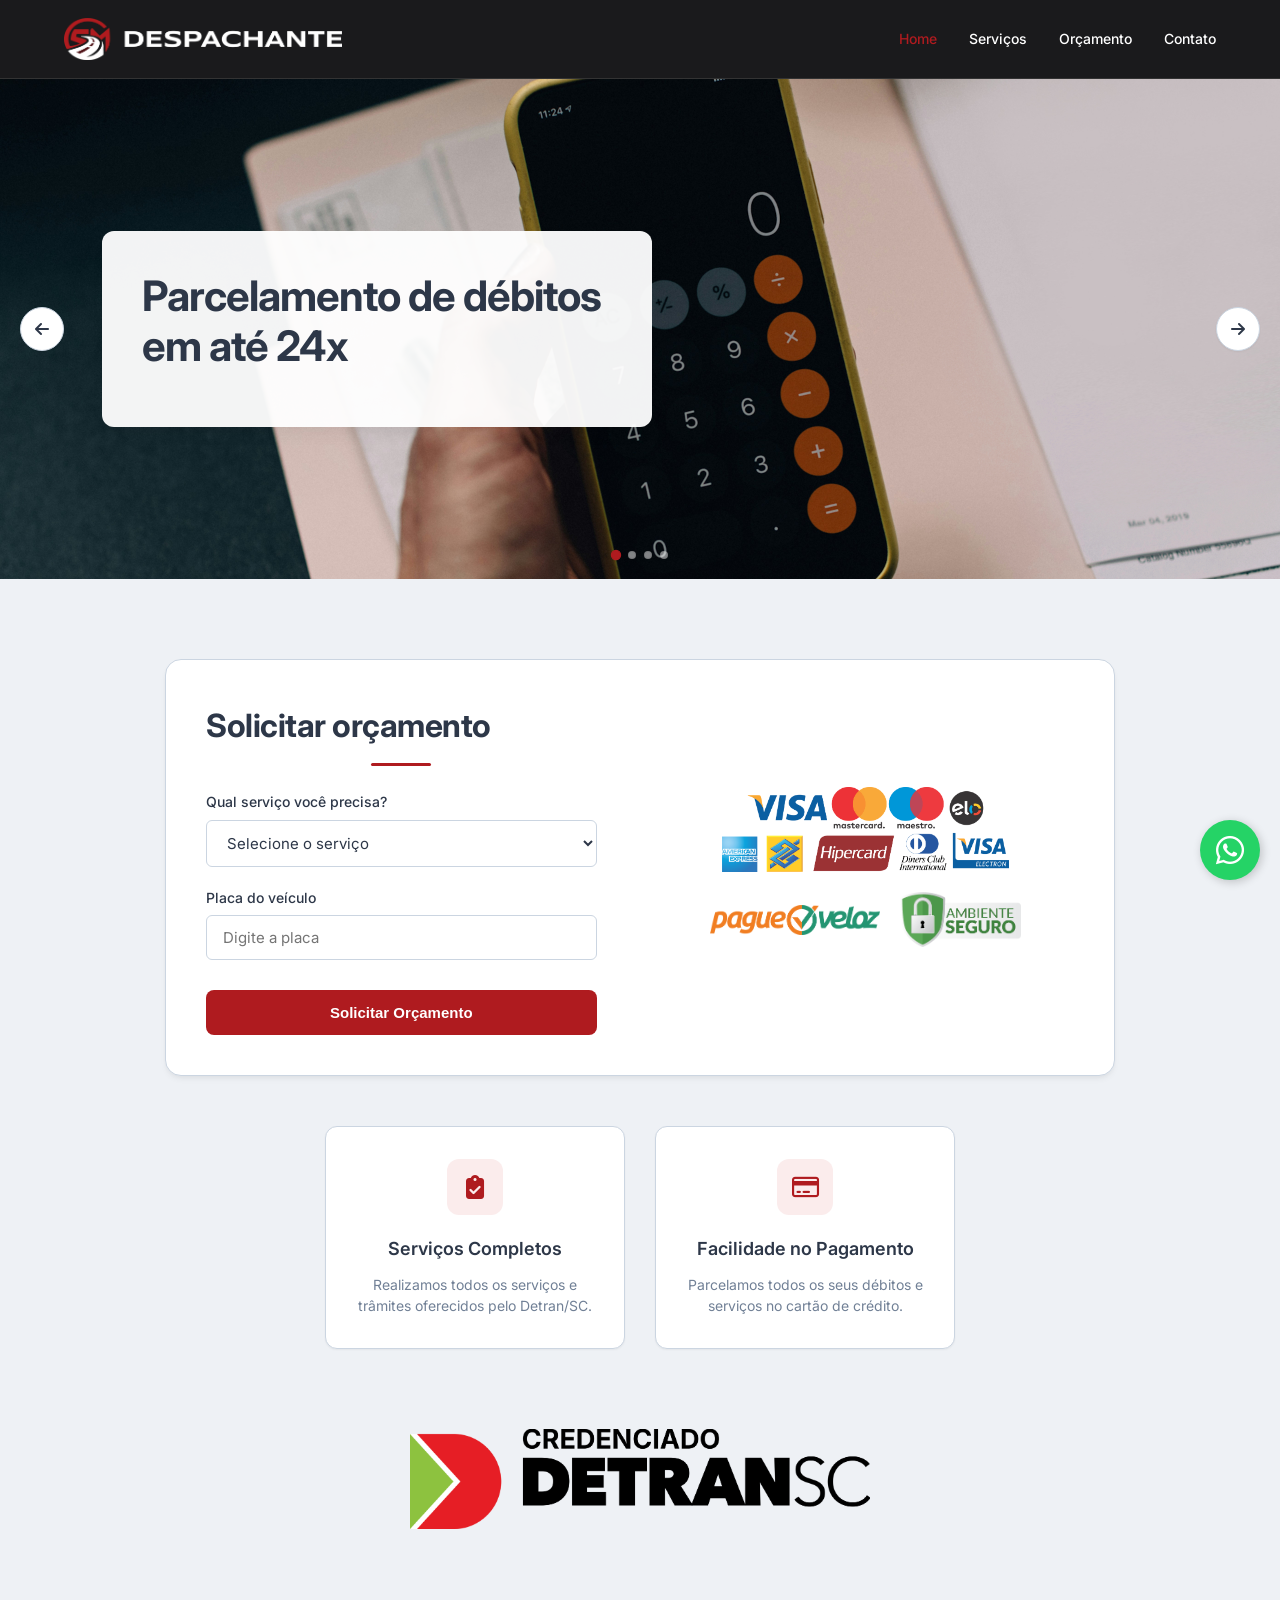
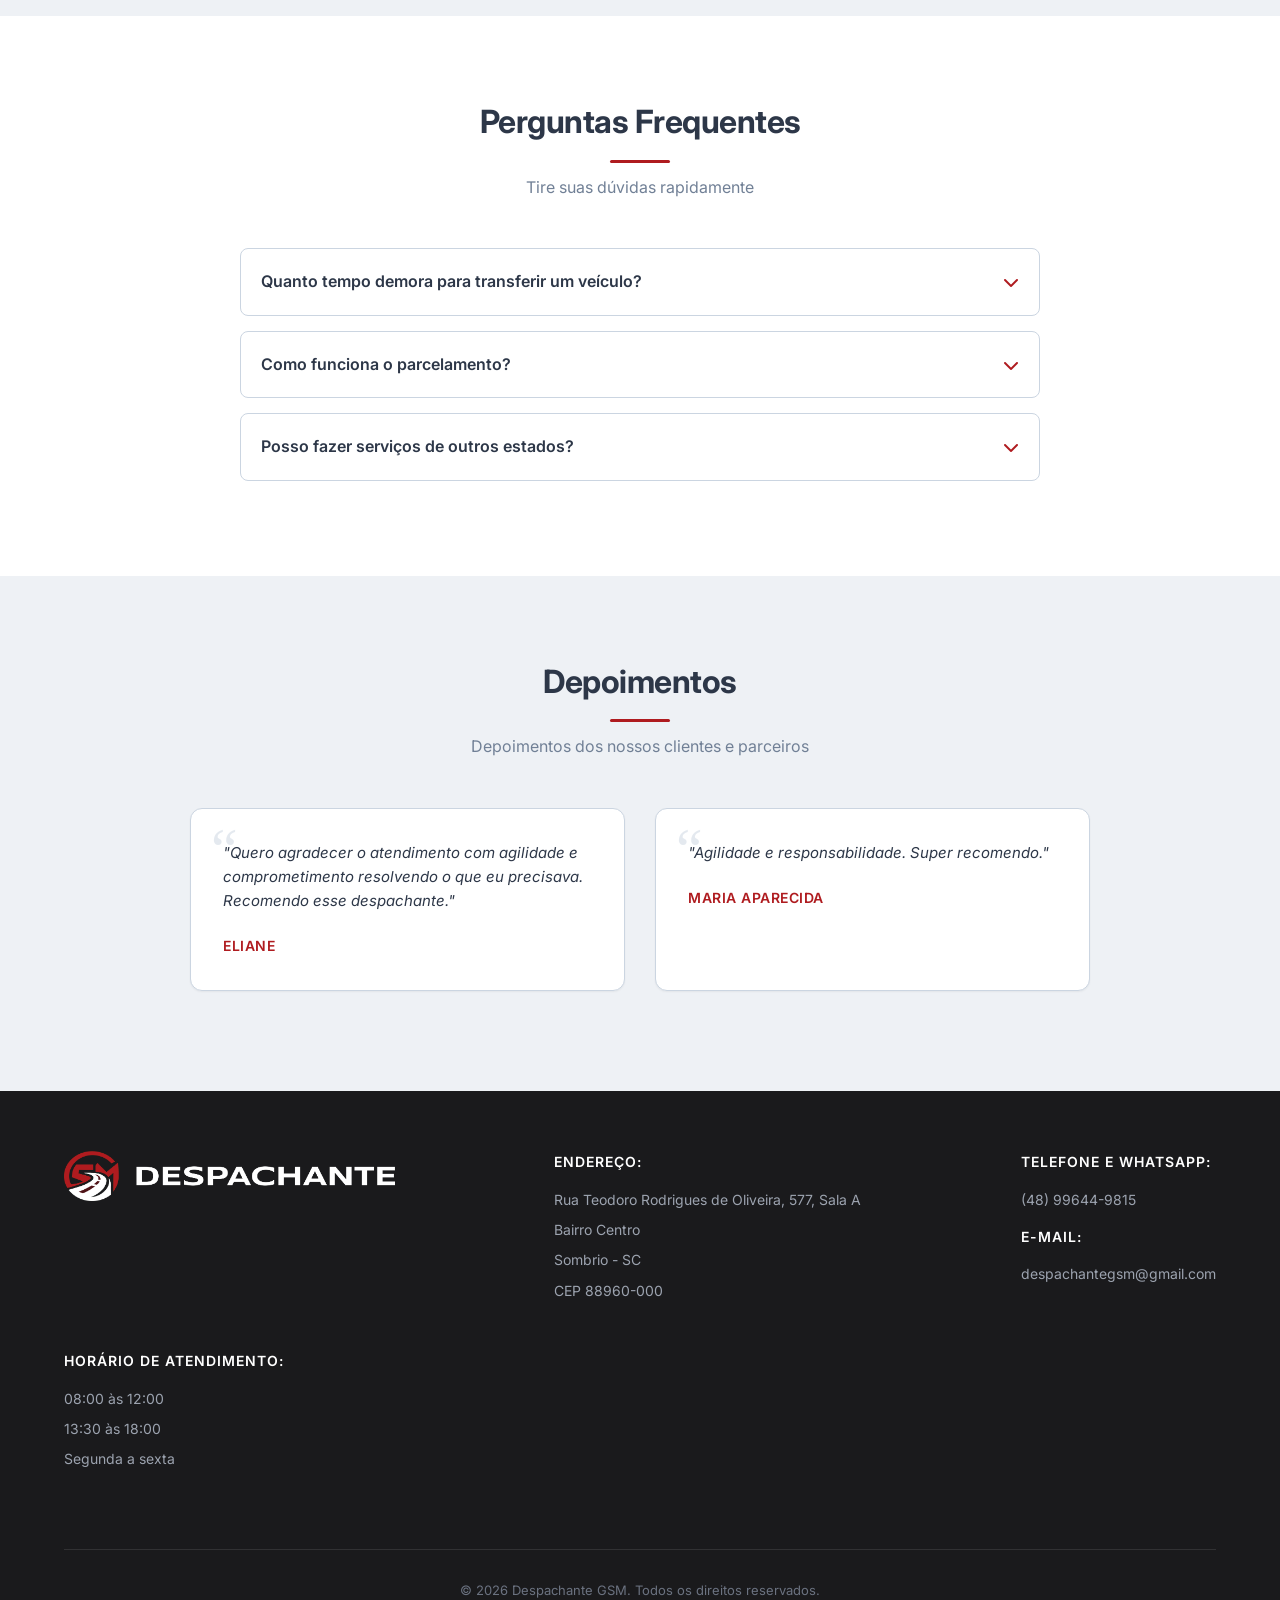
<file: index.html>
<!DOCTYPE html>
<html lang="pt-BR">
<head>
    <meta charset="UTF-8">
    <meta name="viewport" content="width=device-width, initial-scale=1.0">
    <meta name="google-site-verification" content="google30da11dae766fbae">
    <meta name="description" content="Despachante GSM. Parcelamento de débitos em até 24x. Processos de forma ágil e segura. Tranquilidade total com a documentação do seu veículo.">
    <meta name="application-name" content="Despachante GSM">
    <meta property="og:site_name" content="Despachante GSM">
    <meta property="og:title" content="Despachante GSM">
    <meta property="og:type" content="website">
    <meta property="og:url" content="https://despachantegsm.netlify.app/">
    <link rel="canonical" href="https://despachantegsm.netlify.app/">
    <title>Despachante GSM - Home</title>
    <link rel="icon" type="image/png" sizes="192x192" href="assets/img/favicon.png">
    <link rel="icon" type="image/x-icon" href="favicon.ico">
    <link rel="apple-touch-icon" href="assets/img/favicon.png">
    <link rel="stylesheet" href="assets/css/style.css?v=9">
    <link rel="stylesheet" href="https://cdnjs.cloudflare.com/ajax/libs/font-awesome/6.4.0/css/all.min.css">
    <script type="application/ld+json">
    {
      "@context": "https://schema.org",
      "@type": "WebSite",
      "name": "Despachante GSM",
      "alternateName": ["GSM Despachante", "Despachante GSM Sombrio"],
      "url": "https://despachantegsm.netlify.app/"
    }
    </script>
</head>
<body>

    <header>
        <div class="logo-container">
            <a href="index.html">
                <img src="assets/img/logo-gsm.png" alt="Despachante GSM Logo">
            </a>
        </div>
        <div class="menu-toggle">
            <i class="fa-solid fa-bars"></i>
        </div>
        <nav>
            <ul>
                <li><a href="index.html" class="active">Home</a></li>
                <li><a href="servicos.html">Serviços</a></li>
                <li><a href="https://wa.me/5548996449815?text=Ol%C3%A1.%20Gostaria%20de%20fazer%20um%20or%C3%A7amento.%20Pode%20me%20ajudar%20por%20favor%3F" target="_blank">Orçamento</a></li>
                <li><a href="contato.html">Contato</a></li>
            </ul>
        </nav>
    </header>

    <section class="hero-slider">
        <div class="slide active" style="background-image: url('assets/img/slide-parcelamento.jpg');">
            <div class="slide-content">
                <h1>Parcelamento de débitos em até 24x</h1>
            </div>
        </div>
        <div class="slide" style="background-image: url('assets/img/slide-lojistas.jpg');">
            <div class="slide-content">
                <h1>Atendimento especializado para lojistas</h1>
            </div>
        </div>
        <div class="slide" style="background-image: url('assets/img/slide-transferencia.jpg');">
            <div class="slide-content">
                <h1>Transferência de propriedade ágil e segura</h1>
            </div>
        </div>
        <div class="slide" style="background-image: url('assets/img/slide-tranquilidade.jpg');">
            <div class="slide-content">
                <h1>Tranquilidade total com a documentação do seu veículo</h1>
            </div>
        </div>

        <button class="slider-btn prev"><i class="fa-solid fa-arrow-left"></i></button>
        <button class="slider-btn next"><i class="fa-solid fa-arrow-right"></i></button>
        
        <div class="slider-dots">
            <span class="dot active"></span>
            <span class="dot"></span>
            <span class="dot"></span>
            <span class="dot"></span>
        </div>
    </section>

    <section class="section fade-in" id="orcamento">
        <div class="orcamento-container">
            <div class="orcamento-form">
                <h2 class="section-title" style="text-align: left;">Solicitar orçamento</h2>
                <form id="form-orcamento-home" style="margin-top: 25px;" novalidate>
                    <div class="form-group">
                        <label for="servico">Qual serviço você precisa?</label>
                        <select id="servico" name="servico">
                            <option>Selecione o serviço</option>
                            <option>Consulta especializada</option>
                            <option>Transferência de propriedade</option>
                            <option>Parcelamento de débitos</option>
                            <option>Emissão de licenciamento digital</option>
                            <option>Regularização de modificações</option>
                            <option>Primeiro emplacamento</option>
                            <option>Troca de cor</option>
                            <option>Conversão de combustível (GNV)</option>
                            <option>Emissão de segunda via do recibo (CRV)</option>
                            <option>Emissão de ATPV-e (recibo digital)</option>
                            <option>Comunicação de venda</option>
                            <option>Recurso de multas</option>
                            <option>Baixa de veículo</option>
                            <option>ANTT</option>
                            <option>Outro serviço</option>
                        </select>
                    </div>
                    <div class="form-group" id="placa-group-home">
                        <label for="placa">Placa do veículo</label>
                        <input type="text" id="placa" name="placa" placeholder="Digite a placa" maxlength="7">
                    </div>
                    <button type="submit" class="btn-primary" style="width: 100%; margin-top: 10px;">Solicitar Orçamento</button>
                </form>
            </div>
            
            <div class="orcamento-logos">
                <div class="logos-grid">
                    <img src="assets/img/bandeiras.png" alt="Bandeiras de Cartões" style="height: 85px;">
                    <img src="assets/img/pagueveloz.png" alt="PagueVeloz" style="height: 30px;">
                    <img src="assets/img/ambiente.png" alt="Ambiente Seguro" style="height: 55px;">
                </div>
            </div>
        </div>

        <div class="features-grid fade-in">
            <a href="servicos.html" class="feature-item">
                <div class="feature-icon"><i class="fa-solid fa-clipboard-check"></i></div>
                <h3>Serviços Completos</h3>
                <p>Realizamos todos os serviços e trâmites oferecidos pelo Detran/SC.</p>
            </a>
            <a href="servicos.html" class="feature-item">
                <div class="feature-icon"><i class="fa-regular fa-credit-card"></i></div>
                <h3>Facilidade no Pagamento</h3>
                <p>Parcelamos todos os seus débitos e serviços no cartão de crédito.</p>
            </a>
        </div>

        <div style="margin-top: 80px; text-align: center;">
            <img src="assets/img/credenciado-detran.png" alt="Credenciado Detran SC" style="max-width: 100%; height: auto; max-height: 100px; object-fit: contain;">
        </div>
    </section>

    <section class="section fade-in" style="background-color: var(--bg-surface);">
        <h2 class="section-title">Perguntas Frequentes</h2>
        <p class="section-subtitle">Tire suas dúvidas rapidamente</p>
        
        <div class="faq-container">
            <div class="faq-item">
                <div class="faq-question">
                    <h3>Quanto tempo demora para transferir um veículo?</h3>
                    <i class="fa-solid fa-chevron-down"></i>
                </div>
                <div class="faq-answer">
                    <p>A transferência é feita em média de 30 minutos, após a realização da vistoria e entrega da documentação completa.</p>
                </div>
            </div>
            <div class="faq-item">
                <div class="faq-question">
                    <h3>Como funciona o parcelamento?</h3>
                    <i class="fa-solid fa-chevron-down"></i>
                </div>
                <div class="faq-answer">
                    <p>Você pode utilizar quantos cartões de crédito for necessário para parcelar qualquer débito (multas, IPVA, licenciamento), em até 24x, com aprovação rápida.</p>
                </div>
            </div>
            <div class="faq-item">
                <div class="faq-question">
                    <h3>Posso fazer serviços de outros estados?</h3>
                    <i class="fa-solid fa-chevron-down"></i>
                </div>
                <div class="faq-answer">
                    <p>Sim. Atendemos o pagamento de débitos e emissão de licenciamento digital para veículos de diversos estados do Brasil.</p>
                </div>
            </div>
        </div>
    </section>

    <section class="section fade-in" style="padding-bottom: 100px;">
        <h2 class="section-title">Depoimentos</h2>
        <p class="section-subtitle">Depoimentos dos nossos clientes e parceiros</p>
        
        <div class="depoimentos-grid">
            <div class="depoimento">
                <p>"Quero agradecer o atendimento com agilidade e comprometimento resolvendo o que eu precisava. Recomendo esse despachante."</p>
                <span>Eliane</span>
            </div>
            <div class="depoimento">
                <p>"Agilidade e responsabilidade. Super recomendo."</p>
                <span>Maria Aparecida</span>
            </div>
        </div>
    </section>

    <footer>
        <div class="footer-logo">
            <img src="assets/img/logo-gsm-rodape.png" alt="Despachante GSM">
        </div>
        <div class="footer-info">
            <h4>Endereço:</h4>
            <p>Rua Teodoro Rodrigues de Oliveira, 577, Sala A</p>
            <p>Bairro Centro</p>
            <p>Sombrio - SC</p>
            <p>CEP 88960-000</p>
        </div>
        <div class="footer-info">
            <h4>Telefone e WhatsApp:</h4>
            <p style="margin-bottom: 15px;">(48) 99644-9815</p>
            <h4>E-mail:</h4>
            <p>despachantegsm@gmail.com</p>
        </div>
        <div class="footer-info">
            <h4>Horário de atendimento:</h4>
            <p>08:00 às 12:00</p>
            <p>13:30 às 18:00</p>
            <p>Segunda a sexta</p>
        </div>
        <div class="footer-bottom">
            <p>&copy; 2026 Despachante GSM. Todos os direitos reservados.</p>
        </div>
    </footer>

    <a href="https://wa.me/5548996449815?text=Ol%C3%A1.%20Gostaria%20de%20fazer%20um%20or%C3%A7amento.%20Pode%20me%20ajudar%20por%20favor%3F" class="whatsapp-float" target="_blank">
        <i class="fa-brands fa-whatsapp"></i>
    </a>

    <script src="assets/js/main.js"></script>
</body>
</html>
</file>
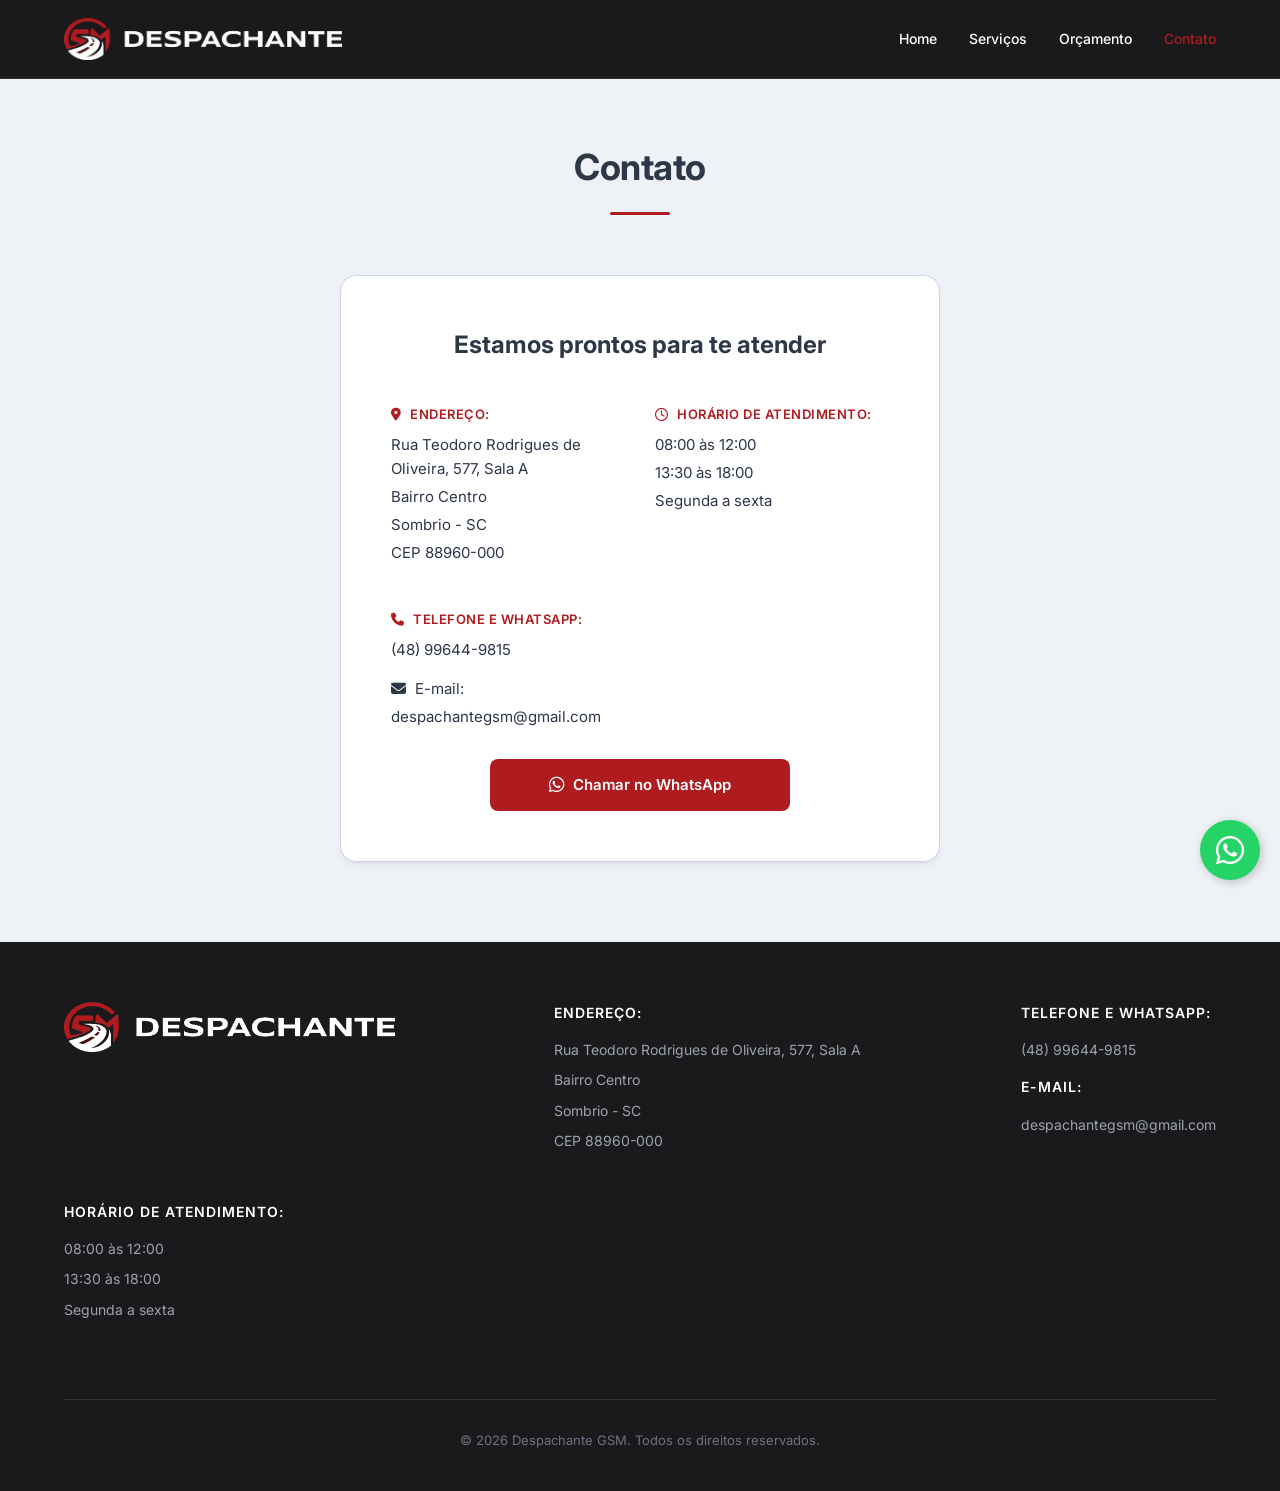
<file: contato.html>
<!DOCTYPE html>
<html lang="pt-BR">
<head>
    <meta charset="UTF-8">
    <meta name="viewport" content="width=device-width, initial-scale=1.0">
    <meta name="google-site-verification" content="google30da11dae766fbae">
    <meta name="description" content="Entre em contato com o Despachante GSM. Atendimento via WhatsApp (48) 99644-9815.">
    <meta name="application-name" content="Despachante GSM">
    <meta property="og:site_name" content="Despachante GSM">
    <link rel="canonical" href="https://despachantegsm.netlify.app/contato.html">
    <title>Despachante GSM - Contato</title>
    <link rel="icon" type="image/png" sizes="192x192" href="assets/img/favicon.png">
    <link rel="icon" type="image/x-icon" href="favicon.ico">
    <link rel="apple-touch-icon" href="assets/img/favicon.png">
    <link rel="stylesheet" href="assets/css/style.css?v=9">
    <link rel="stylesheet" href="https://cdnjs.cloudflare.com/ajax/libs/font-awesome/6.4.0/css/all.min.css">
</head>
<body>

    <header>
        <div class="logo-container">
            <a href="index.html">
                <img src="assets/img/logo-gsm.png" alt="Despachante GSM Logo">
            </a>
        </div>
        <div class="menu-toggle">
            <i class="fa-solid fa-bars"></i>
        </div>
        <nav>
            <ul>
                <li><a href="index.html">Home</a></li>
                <li><a href="servicos.html">Serviços</a></li>
                <li><a href="https://wa.me/5548996449815?text=Ol%C3%A1.%20Gostaria%20de%20fazer%20um%20or%C3%A7amento.%20Pode%20me%20ajudar%20por%20favor%3F" target="_blank">Orçamento</a></li>
                <li><a href="contato.html" class="active">Contato</a></li>
            </ul>
        </nav>
    </header>

    <div class="page-header fade-in">
        <h1>Contato</h1>
    </div>

    <div class="contact-container fade-in">
        <div class="contact-card">
            <h2 style="margin-bottom: 40px;">Estamos prontos para te atender</h2>
            
            <div class="contact-grid">
                <div class="info-block">
                    <p><i class="fa-solid fa-location-dot" style="margin-right: 5px;"></i> Endereço:</p>
                    <p>Rua Teodoro Rodrigues de Oliveira, 577, Sala A</p>
                    <p>Bairro Centro</p>
                    <p>Sombrio - SC</p>
                    <p>CEP 88960-000</p>
                </div>

                <div class="info-block">
                    <p><i class="fa-regular fa-clock" style="margin-right: 5px;"></i> Horário de atendimento:</p>
                    <p>08:00 às 12:00</p>
                    <p>13:30 às 18:00</p>
                    <p>Segunda a sexta</p>
                </div>
            </div>

            <div class="info-block" style="text-align: left; margin-bottom: 30px;">
                <p><i class="fa-solid fa-phone" style="margin-right: 5px;"></i> Telefone e WhatsApp:</p>
                <p style="margin-bottom: 15px;">(48) 99644-9815</p>
                <p><i class="fa-solid fa-envelope" style="margin-right: 5px;"></i> E-mail:</p>
                <p>despachantegsm@gmail.com</p>
            </div>

            <a href="https://wa.me/5548996449815?text=Ol%C3%A1.%20Gostaria%20de%20fazer%20um%20or%C3%A7amento.%20Pode%20me%20ajudar%20por%20favor%3F" class="btn-primary btn-whatsapp" target="_blank">
                <i class="fa-brands fa-whatsapp" style="margin-right: 8px; font-size: 18px;"></i> 
                Chamar no WhatsApp
            </a>
        </div>
    </div>

    <footer>
        <div class="footer-logo">
            <img src="assets/img/logo-gsm-rodape.png" alt="Despachante GSM">
        </div>
        <div class="footer-info">
            <h4>Endereço:</h4>
            <p>Rua Teodoro Rodrigues de Oliveira, 577, Sala A</p>
            <p>Bairro Centro</p>
            <p>Sombrio - SC</p>
            <p>CEP 88960-000</p>
        </div>
        <div class="footer-info">
            <h4>Telefone e WhatsApp:</h4>
            <p style="margin-bottom: 15px;">(48) 99644-9815</p>
            <h4>E-mail:</h4>
            <p>despachantegsm@gmail.com</p>
        </div>
        <div class="footer-info">
            <h4>Horário de atendimento:</h4>
            <p>08:00 às 12:00</p>
            <p>13:30 às 18:00</p>
            <p>Segunda a sexta</p>
        </div>
        <div class="footer-bottom">
            <p>&copy; 2026 Despachante GSM. Todos os direitos reservados.</p>
        </div>
    </footer>

    <a href="https://wa.me/5548996449815?text=Ol%C3%A1.%20Gostaria%20de%20fazer%20um%20or%C3%A7amento.%20Pode%20me%20ajudar%20por%20favor%3F" class="whatsapp-float" target="_blank">
        <i class="fa-brands fa-whatsapp"></i>
    </a>

    <script src="assets/js/main.js"></script>
</body>
</html>
</file>
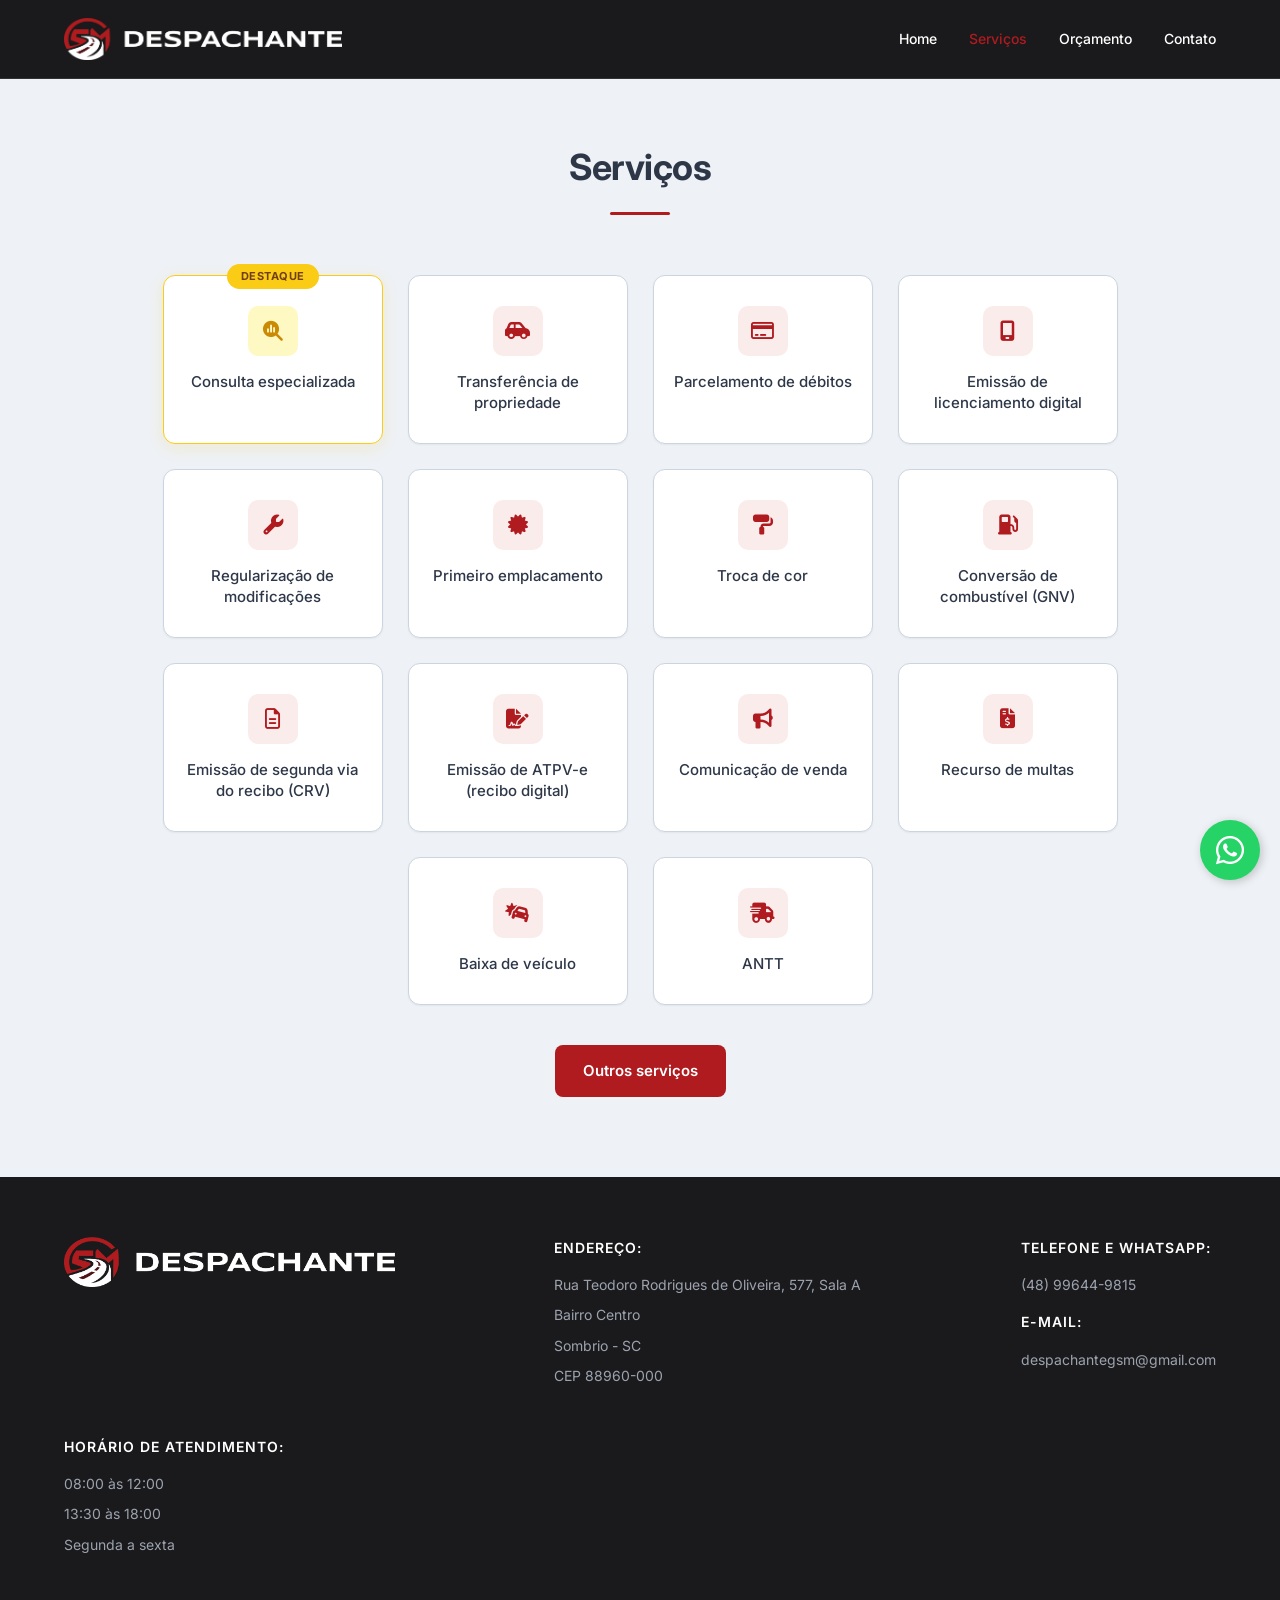
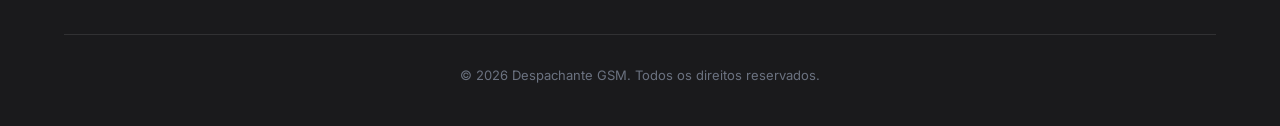
<file: servicos.html>
<!DOCTYPE html>
<html lang="pt-BR">
<head>
    <meta charset="UTF-8">
    <meta name="viewport" content="width=device-width, initial-scale=1.0">
    <meta name="google-site-verification" content="google30da11dae766fbae">
    <meta name="description" content="Catálogo completo de serviços Despachante GSM. Regularização, emissão de ATPV-e, licenciamento digital, ANTT, baixa de veículo, comunicação de venda e mais.">
    <meta name="application-name" content="Despachante GSM">
    <meta property="og:site_name" content="Despachante GSM">
    <link rel="canonical" href="https://despachantegsm.netlify.app/servicos.html">
    <title>Despachante GSM - Serviços</title>
    <link rel="icon" type="image/png" sizes="192x192" href="assets/img/favicon.png">
    <link rel="icon" type="image/x-icon" href="favicon.ico">
    <link rel="apple-touch-icon" href="assets/img/favicon.png">
    <link rel="stylesheet" href="assets/css/style.css?v=9">
    <link rel="stylesheet" href="https://cdnjs.cloudflare.com/ajax/libs/font-awesome/6.4.0/css/all.min.css">
</head>
<body>

    <header>
        <div class="logo-container">
            <a href="index.html">
                <img src="assets/img/logo-gsm.png" alt="Despachante GSM Logo">
            </a>
        </div>
        <div class="menu-toggle">
            <i class="fa-solid fa-bars"></i>
        </div>
        <nav>
            <ul>
                <li><a href="index.html">Home</a></li>
                <li><a href="servicos.html" class="active">Serviços</a></li>
                <li><a href="https://wa.me/5548996449815?text=Ol%C3%A1.%20Gostaria%20de%20fazer%20um%20or%C3%A7amento.%20Pode%20me%20ajudar%20por%20favor%3F" target="_blank">Orçamento</a></li>
                <li><a href="contato.html">Contato</a></li>
            </ul>
        </nav>
    </header>

    <div class="page-header fade-in">
        <h1>Serviços</h1>
    </div>

    <section class="services-grid fade-in">
        <div class="service-card highlight-card" data-desc="Realizamos uma análise completa da situação do seu veículo, apontando o melhor caminho para regularização com total segurança e clareza.">
            <div class="highlight-badge">Destaque</div>
            <div class="icon-wrapper"><i class="fa-solid fa-magnifying-glass-chart"></i></div>
            <h3>Consulta especializada</h3>
        </div>
        <div class="service-card" data-desc="Ao adquirir um veículo, é obrigatório realizar a transferência de titularidade. Cuidamos de toda a burocracia para registrar o veículo em seu nome com agilidade.">
            <div class="icon-wrapper"><i class="fa-solid fa-car-side"></i></div>
            <h3>Transferência de propriedade</h3>
        </div>
        <div class="service-card" data-desc="Facilitamos a sua vida parcelando em até 24x todos os débitos do seu veículo no cartão de crédito. Atendemos e pagamos débitos de veículos de diversos estados do Brasil.">
            <div class="icon-wrapper"><i class="fa-regular fa-credit-card"></i></div>
            <h3>Parcelamento de débitos</h3>
        </div>
        <div class="service-card" data-desc="Mantenha o documento do seu veículo em dia sem sair de casa. Emitimos o licenciamento anual de forma 100% online para diversos estados. Solicite o seu agora mesmo.">
            <div class="icon-wrapper"><i class="fa-solid fa-mobile-screen"></i></div>
            <h3>Emissão de licenciamento digital</h3>
        </div>
        <div class="service-card" data-desc="Fez alguma alteração nas características originais do veículo? Cuidamos de todos os trâmites junto ao Detran para que você rode com tranquilidade e dentro da lei.">
            <div class="icon-wrapper"><i class="fa-solid fa-wrench"></i></div>
            <h3>Regularização de modificações</h3>
        </div>
        <div class="service-card" data-desc="Vai tirar um veículo zero km? Realizamos o registro e a emissão do documento inicial de forma simplificada e ágil para você aproveitar seu carro novo rapidamente.">
            <div class="icon-wrapper"><i class="fa-solid fa-certificate"></i></div>
            <h3>Primeiro emplacamento</h3>
        </div>
        <div class="service-card" data-desc="Caso você tenha trocado a cor predominante do seu veículo, é necessário atualizar o documento. Regularizamos essa informação junto ao Detran sem dores de cabeça.">
            <div class="icon-wrapper"><i class="fa-solid fa-paint-roller"></i></div>
            <h3>Troca de cor</h3>
        </div>
        <div class="service-card" data-desc="Garanta que seu veículo com GNV rode dentro das normas legais. Realizamos a regularização e atualização do seu documento com total segurança.">
            <div class="icon-wrapper"><i class="fa-solid fa-gas-pump"></i></div>
            <h3>Conversão de combustível (GNV)</h3>
        </div>
        <div class="service-card" data-desc="Nos casos de extravio, furto, rasura ou dilaceração, a emissão de um novo Recibo de Compra e Venda (CRV) é obrigatória. Auxiliamos você com agilidade.">
            <div class="icon-wrapper"><i class="fa-regular fa-file-lines"></i></div>
            <h3>Emissão de segunda via do recibo (CRV)</h3>
        </div>
        <div class="service-card" data-desc="Vai vender o seu veículo? Venha ao nosso escritório para emitirmos a Autorização para Transferência (ATPV-e) ou solicite de forma prática nos chamando no WhatsApp.">
            <div class="icon-wrapper"><i class="fa-solid fa-file-signature"></i></div>
            <h3>Emissão de ATPV-e (recibo digital)</h3>
        </div>
        <div class="service-card" data-desc="Comunique a venda do seu veículo e se exima da responsabilidade sobre multas e débitos futuros. Contamos com um sistema simplificado que atende transferências de qualquer lugar do Brasil.">
            <div class="icon-wrapper"><i class="fa-solid fa-bullhorn"></i></div>
            <h3>Comunicação de venda</h3>
        </div>
        <div class="service-card" data-desc="Recebeu uma autuação indevida? Contamos com contatos capacitados para elaborar e protocolar recursos de multas de trânsito, defendendo seus direitos em todas as instâncias.">
            <div class="icon-wrapper"><i class="fa-solid fa-file-invoice-dollar"></i></div>
            <h3>Recurso de multas</h3>
        </div>
        <div class="service-card" data-desc="Vai retirar um veículo de circulação por sucateamento ou perda total? Executamos a baixa definitiva do registro no Detran, isentando você de futuros impostos e taxas.">
            <div class="icon-wrapper"><i class="fa-solid fa-car-burst"></i></div>
            <h3>Baixa de veículo</h3>
        </div>
        <div class="service-card" data-desc="Realizamos os processos de cadastro, renovação e regularização junto à Agência Nacional de Transportes Terrestres (ANTT) para transportadores autônomos e empresas de carga.">
            <div class="icon-wrapper"><i class="fa-solid fa-truck-fast"></i></div>
            <h3>ANTT</h3>
        </div>
    </section>

    <div class="outros-servicos fade-in">
        <a href="https://wa.me/5548996449815?text=Ol%C3%A1.%20Gostaria%20de%20fazer%20um%20or%C3%A7amento.%20Outros%20servi%C3%A7os.%20Pode%20me%20ajudar%20por%20favor%3F" target="_blank" class="btn-primary">Outros serviços</a>
    </div>

    <div class="modal-overlay" id="service-modal">
        <div class="modal-content">
            <span class="modal-close"><i class="fa-solid fa-xmark"></i></span>
            <h2 class="modal-title" id="modal-title">Nome do Serviço</h2>
            <p class="modal-desc" id="modal-desc">Descrição do serviço.</p>
            
            <form id="form-modal" novalidate>
                <div class="form-group" id="modal-placa-group">
                    <label for="modal-placa">Placa do veículo</label>
                    <input type="text" id="modal-placa" name="placa" placeholder="Digite a placa" maxlength="7">
                </div>
                <button type="submit" class="btn-primary" style="width: 100%; margin-top: 10px;">Solicitar Orçamento</button>
            </form>
        </div>
    </div>

    <footer>
        <div class="footer-logo">
            <img src="assets/img/logo-gsm-rodape.png" alt="Despachante GSM">
        </div>
        <div class="footer-info">
            <h4>Endereço:</h4>
            <p>Rua Teodoro Rodrigues de Oliveira, 577, Sala A</p>
            <p>Bairro Centro</p>
            <p>Sombrio - SC</p>
            <p>CEP 88960-000</p>
        </div>
        <div class="footer-info">
            <h4>Telefone e WhatsApp:</h4>
            <p style="margin-bottom: 15px;">(48) 99644-9815</p>
            <h4>E-mail:</h4>
            <p>despachantegsm@gmail.com</p>
        </div>
        <div class="footer-info">
            <h4>Horário de atendimento:</h4>
            <p>08:00 às 12:00</p>
            <p>13:30 às 18:00</p>
            <p>Segunda a sexta</p>
        </div>
        <div class="footer-bottom">
            <p>&copy; 2026 Despachante GSM. Todos os direitos reservados.</p>
        </div>
    </footer>

    <a href="https://wa.me/5548996449815?text=Ol%C3%A1.%20Gostaria%20de%20fazer%20um%20or%C3%A7amento.%20Pode%20me%20ajudar%20por%20favor%3F" class="whatsapp-float" target="_blank">
        <i class="fa-brands fa-whatsapp"></i>
    </a>

    <script src="assets/js/main.js"></script>
</body>
</html>
</file>
<file: assets/css/style.css>
@import url('https://fonts.googleapis.com/css2?family=Inter:wght@400;500;600;700&display=swap');

:root {
    --primary-red: #AF1B1F;
    --dark-red: #501418;
    --hover-red: #8E1519; 
    --bg-page: #eef1f5;       
    --bg-surface: #ffffff;    
    --bg-footer: #1a1a1c; 
    --text-dark: #2d3748;     
    --text-muted: #718096;    
    --text-light: #ffffff;    
    --border-color: #cbd5e1;
    --shadow-sm: 0 1px 2px rgba(0,0,0,0.05);
    --shadow-md: 0 4px 6px -1px rgba(0,0,0,0.05), 0 2px 4px -1px rgba(0,0,0,0.03);
    --shadow-lg: 0 10px 15px -3px rgba(0,0,0,0.05);
}

html, body {
    overflow-x: hidden;
    width: 100%;
    scroll-behavior: smooth;
}

* {
    margin: 0;
    padding: 0;
    box-sizing: border-box;
}

body {
    font-family: 'Inter', -apple-system, BlinkMacSystemFont, 'Segoe UI', Roboto, Helvetica, Arial, sans-serif;
    background-color: var(--bg-page);
    color: var(--text-dark);
    line-height: 1.6;
    -webkit-font-smoothing: antialiased;
}

a {
    text-decoration: none;
    color: inherit;
}

ul {
    list-style: none;
}

header {
    background-color: var(--bg-footer);
    backdrop-filter: blur(8px);
    -webkit-backdrop-filter: blur(8px);
    display: flex;
    justify-content: space-between;
    align-items: center;
    padding: 18px 5%;
    border-bottom: 1px solid #333; 
    position: sticky;
    top: 0;
    z-index: 1000;
    transition: box-shadow 0.3s ease;
}

header.scrolled {
    box-shadow: 0 4px 15px rgba(0, 0, 0, 0.4);
}

.logo-container {
    display: flex;
    align-items: center;
}

.logo-container a {
    display: flex;
    align-items: center;
}

.logo-container img {
    max-height: 42px;
    object-fit: contain;
}

.menu-toggle {
    display: none;
    font-size: 26px;
    color: var(--text-light);
    cursor: pointer;
}

.menu-toggle i {
    transition: transform 0.3s ease;
    display: inline-block;
}

.menu-toggle.active i {
    transform: rotate(180deg);
}

nav ul {
    display: flex;
    align-items: center;
    gap: 32px;
}

nav a {
    font-size: 14px; 
    font-weight: 500;
    color: var(--text-light); 
    transition: color 0.2s ease;
}

nav a:hover, nav a.active {
    color: var(--primary-red);
}

.hero-slider {
    position: relative;
    height: 500px;
    overflow: hidden;
    background-color: var(--border-color); 
}

.slide {
    position: absolute;
    top: 0; left: 0; width: 100%; height: 100%;
    opacity: 0;
    transition: opacity 0.6s ease-in-out;
    display: flex;
    align-items: center;
    padding: 0 8%;
    background-size: cover;
    background-position: center;
}

.slide.active {
    opacity: 1;
    z-index: 1;
}

.slide-content {
    background: rgba(255, 255, 255, 0.95);
    padding: 40px;
    border-radius: 12px;
    max-width: 550px;
    box-shadow: var(--shadow-lg);
}

.slide h1 {
    color: var(--text-dark);
    font-size: 42px;
    line-height: 1.2;
    font-weight: 700;
    letter-spacing: -1px;
    margin-bottom: 15px;
}

.slider-btn {
    position: absolute;
    top: 50%;
    transform: translateY(-50%);
    background: var(--bg-surface);
    color: var(--text-dark);
    border: 1px solid var(--border-color);
    width: 44px; height: 44px;
    border-radius: 50%;
    font-size: 16px;
    cursor: pointer;
    z-index: 2;
    transition: all 0.2s ease;
    box-shadow: var(--shadow-sm);
    display: flex;
    align-items: center;
    justify-content: center;
}

.slider-btn:hover {
    background: var(--primary-red);
    color: var(--text-light);
    border-color: var(--primary-red);
}

.slider-btn.prev { left: 20px; }
.slider-btn.next { right: 20px; }

.slider-dots {
    position: absolute;
    bottom: 20px;
    left: 50%;
    transform: translateX(-50%);
    z-index: 2;
    display: flex;
    gap: 8px;
}

.dot {
    width: 8px; height: 8px;
    background: rgba(255, 255, 255, 0.5);
    border: 1px solid rgba(0,0,0,0.1);
    border-radius: 50%;
    cursor: pointer;
    transition: all 0.3s ease;
}

.dot.active { 
    background: var(--primary-red);
    border-color: var(--primary-red);
    transform: scale(1.3);
}

.section {
    padding: 80px 5%;
    text-align: center;
}

.section-title {
    font-size: 32px;
    font-weight: 700;
    letter-spacing: -0.5px;
    color: var(--text-dark);
    margin-bottom: 12px;
}

.section-title::after {
    content: '';
    display: block;
    width: 60px;
    height: 3px;
    background-color: var(--primary-red);
    margin: 12px auto 0;
    border-radius: 2px;
}

.section-subtitle {
    font-size: 16px;
    color: var(--text-muted);
    margin-bottom: 48px;
}

.btn-primary {
    background-color: var(--primary-red);
    color: var(--text-light);
    border: none;
    padding: 14px 28px;
    border-radius: 8px; 
    cursor: pointer;
    font-size: 15px;
    font-weight: 600;
    transition: all 0.2s ease;
    display: inline-flex;
    align-items: center;
    justify-content: center;
}

.btn-primary:hover {
    background-color: var(--hover-red);
    transform: translateY(-1px);
    box-shadow: 0 4px 12px rgba(175, 27, 31, 0.2);
}

.form-group {
    margin-bottom: 20px;
}

.form-group label {
    display: block;
    font-size: 14px;
    font-weight: 500;
    color: var(--text-dark);
    margin-bottom: 6px;
}

.form-group input, .form-group select {
    width: 100%;
    padding: 12px 16px;
    background-color: var(--bg-surface);
    border: 1px solid var(--border-color);
    color: var(--text-dark);
    border-radius: 6px;
    font-family: inherit;
    font-size: 15px;
    transition: all 0.2s ease;
}

.form-group input:focus, .form-group select:focus {
    outline: none;
    border-color: var(--primary-red);
    box-shadow: 0 0 0 3px rgba(175, 27, 31, 0.1);
}

.error {
    border-color: #ef4444 !important;
    animation: shake 0.3s;
}

@keyframes shake {
    0%, 100% { transform: translateX(0); }
    25% { transform: translateX(-5px); }
    75% { transform: translateX(5px); }
}

.fade-in {
    opacity: 0;
    transform: translateY(40px);
    transition: opacity 0.6s ease-out, transform 0.6s ease-out;
}

.fade-in.visible {
    opacity: 1;
    transform: translateY(0);
}

.orcamento-container {
    display: flex;
    justify-content: space-between;
    align-items: stretch;
    background-color: var(--bg-surface);
    padding: 40px;
    border-radius: 16px;
    border: 1px solid var(--border-color);
    box-shadow: var(--shadow-md);
    max-width: 950px;
    margin: 0 auto;
    text-align: left;
}

.orcamento-form {
    width: 45%;
}

.orcamento-logos {
    width: 48%;
    display: flex;
    flex-direction: column;
    gap: 20px;
    justify-content: center;
    align-items: center;
    text-align: center;
}

.orcamento-logos p {
    font-size: 14px;
    color: var(--text-muted);
    font-weight: 500;
    margin-bottom: 5px;
}

.logos-grid {
    display: flex;
    flex-wrap: wrap;
    gap: 20px;
    align-items: center;
    justify-content: center;
}

.logos-grid img {
    height: 55px; 
    object-fit: contain;
}

.modal-overlay {
    position: fixed;
    top: 0; left: 0; width: 100%; height: 100%;
    background: rgba(0,0,0,0.7);
    z-index: 2000;
    display: none; 
    align-items: center;
    justify-content: center;
    opacity: 0;
    transition: opacity 0.3s ease;
}

.modal-overlay.active {
    display: flex;
    opacity: 1;
}

.modal-content {
    background: var(--bg-surface);
    padding: 40px;
    border-radius: 16px;
    width: 90%;
    max-width: 500px;
    max-height: 90vh;
    overflow-y: auto;
    position: relative;
    box-shadow: var(--shadow-lg);
    transform: translateY(-20px);
    transition: transform 0.3s ease;
    text-align: left;
}

.modal-overlay.active .modal-content {
    transform: translateY(0);
}

.modal-close {
    position: absolute;
    top: 15px;
    right: 20px;
    font-size: 28px;
    cursor: pointer;
    color: var(--text-muted);
    transition: color 0.2s;
    z-index: 10;
}

.modal-close:hover {
    color: var(--primary-red);
}

.modal-title {
    font-size: 22px;
    font-weight: 700;
    color: var(--text-dark);
    margin-bottom: 15px;
    padding-right: 30px; 
}

.modal-desc {
    color: var(--text-muted);
    font-size: 15px;
    margin-bottom: 25px;
    line-height: 1.6;
}

.features-grid {
    display: flex;
    justify-content: center;
    gap: 30px;
    margin-top: 50px;
}

.feature-item {
    background-color: var(--bg-surface);
    border: 1px solid var(--border-color);
    border-radius: 12px;
    padding: 32px 24px;
    text-align: center;
    width: 300px;
    display: block;
    transition: all 0.2s ease;
    cursor: pointer;
    box-shadow: var(--shadow-sm);
}

.feature-item:hover, .service-card:hover {
    border-color: var(--primary-red);
    transform: translateY(-3px);
    box-shadow: var(--shadow-md);
}

.feature-icon {
    width: 56px;
    height: 56px;
    background-color: #fbecec;
    border-radius: 12px;
    display: flex;
    align-items: center;
    justify-content: center;
    margin: 0 auto 20px auto;
    color: var(--primary-red);
    font-size: 24px;
    transition: all 0.2s ease;
}

.feature-item h3 {
    font-size: 18px;
    margin-bottom: 10px;
    font-weight: 600;
    color: var(--text-dark);
}

.feature-item p {
    font-size: 14px;
    color: var(--text-muted);
    line-height: 1.5;
}

.faq-container {
    max-width: 800px;
    margin: 0 auto;
    text-align: left;
}

.faq-item {
    background: var(--bg-surface);
    border: 1px solid var(--border-color);
    border-radius: 8px;
    margin-bottom: 15px;
    overflow: hidden;
    transition: all 0.3s ease;
}

.faq-question {
    padding: 20px;
    display: flex;
    justify-content: space-between;
    align-items: center;
    cursor: pointer;
    color: var(--text-dark);
}

.faq-question h3 {
    font-size: 16px;
    font-weight: 600;
}

.faq-question i {
    transition: transform 0.3s ease;
    color: var(--primary-red);
}

.faq-answer {
    max-height: 0;
    padding: 0 20px;
    opacity: 0;
    transition: all 0.3s ease;
    color: var(--text-muted);
    font-size: 15px;
}

.faq-item.active .faq-answer {
    max-height: 500px;
    padding: 0 20px 20px 20px;
    opacity: 1;
}

.faq-item.active .faq-question i {
    transform: rotate(180deg);
}

.service-card.highlight-card {
    border-color: #facc15; 
    box-shadow: 0 4px 15px rgba(250, 204, 21, 0.15);
    position: relative;
}

.service-card.highlight-card:hover {
    border-color: #eab308;
    box-shadow: 0 8px 25px rgba(250, 204, 21, 0.25);
}

.service-card.highlight-card .icon-wrapper {
    background-color: #fef9c3; 
    color: #ca8a04; 
}

.highlight-badge {
    position: absolute;
    top: -12px;
    left: 50%;
    transform: translateX(-50%);
    background-color: #facc15;
    color: #713f12;
    font-size: 11px;
    font-weight: 700;
    padding: 4px 14px;
    border-radius: 20px;
    text-transform: uppercase;
    letter-spacing: 0.5px;
    white-space: nowrap;
}

.depoimentos-grid {
    display: grid;
    grid-template-columns: 1fr 1fr;
    gap: 30px;
    max-width: 900px;
    margin: 0 auto;
    text-align: left;
}

.depoimento {
    background-color: var(--bg-surface);
    border: 1px solid var(--border-color);
    border-radius: 12px;
    padding: 32px;
    box-shadow: var(--shadow-sm);
    position: relative;
}

.depoimento::before {
    content: '\201C';
    font-family: serif;
    font-size: 60px;
    position: absolute;
    top: 10px;
    left: 20px;
    color: var(--border-color);
    line-height: 1;
    z-index: 0;
    opacity: 0.5;
}

.depoimento p {
    font-size: 15px;
    font-style: italic;
    color: var(--text-dark);
    margin-bottom: 20px;
    line-height: 1.6;
    position: relative;
    z-index: 1;
}

.depoimento span {
    font-size: 14px;
    color: var(--primary-red);
    font-weight: 600;
    text-transform: uppercase;
    letter-spacing: 0.5px;
    position: relative;
    z-index: 1;
}

.page-header {
    padding: 60px 5% 20px 5%;
    text-align: center;
}

.page-header h1 {
    font-size: 36px;
    font-weight: 700;
    letter-spacing: -0.5px;
    color: var(--text-dark);
}

.page-header h1::after {
    content: '';
    display: block;
    width: 60px;
    height: 3px;
    background-color: var(--primary-red);
    margin: 15px auto 0;
    border-radius: 2px;
}

.services-grid {
    display: flex;
    flex-wrap: wrap;
    justify-content: center;
    gap: 25px;
    padding: 40px 5%;
    max-width: 1100px;
    margin: 0 auto;
    text-align: center;
}

.service-card {
    background-color: var(--bg-surface);
    border: 1px solid var(--border-color);
    border-radius: 12px;
    padding: 30px 20px;
    transition: all 0.2s ease;
    box-shadow: var(--shadow-sm);
    width: 100%;
    max-width: 220px; 
    flex: 1 1 200px;
    cursor: pointer;
}

.service-card .icon-wrapper {
    width: 50px;
    height: 50px;
    background-color: #fbecec;
    border-radius: 10px;
    display: flex;
    align-items: center;
    justify-content: center;
    margin: 0 auto 15px auto;
    color: var(--primary-red);
    font-size: 20px;
}

.service-card h3 {
    font-size: 15px;
    color: var(--text-dark);
    font-weight: 500;
    line-height: 1.4;
}

.outros-servicos {
    text-align: center;
    margin-bottom: 80px;
}

.contact-container {
    display: flex;
    padding: 40px 5% 80px 5%;
    max-width: 1000px;
    margin: 0 auto;
    justify-content: center;
}

.contact-card {
    background-color: var(--bg-surface);
    padding: 50px;
    border-radius: 16px;
    border: 1px solid var(--border-color);
    box-shadow: var(--shadow-md);
    width: 100%;
    max-width: 600px;
    text-align: center;
}

.contact-card h2 {
    font-size: 24px;
    margin-bottom: 30px;
    font-weight: 700;
    color: var(--text-dark);
}

.contact-grid {
    display: grid;
    grid-template-columns: 1fr 1fr;
    gap: 30px;
    text-align: left;
    margin-bottom: 40px;
}

.info-block p:first-child {
    color: var(--primary-red);
    font-size: 13px;
    text-transform: uppercase;
    letter-spacing: 0.5px;
    margin-bottom: 8px;
    font-weight: 600;
}

.info-block p {
    font-size: 15px;
    margin-bottom: 4px;
    color: var(--text-dark);
}

.btn-whatsapp {
    width: 100%;
    max-width: 300px;
}

.whatsapp-float {
    position: fixed;
    bottom: 20px;
    right: 20px;
    width: 60px;
    height: 60px;
    background-color: #25d366;
    color: #ffffff;
    border-radius: 50%;
    text-align: center;
    font-size: 32px;
    box-shadow: 2px 2px 10px rgba(0,0,0,0.2);
    z-index: 1000;
    display: flex;
    align-items: center;
    justify-content: center;
    transition: transform 0.3s ease;
}

.whatsapp-float:hover {
    transform: scale(1.1);
}

footer {
    background-color: var(--bg-footer);
    color: var(--text-light);
    padding: 60px 5% 40px;
    display: flex;
    justify-content: space-between;
    align-items: flex-start;
    flex-wrap: wrap;
    gap: 40px;
}

.footer-logo img {
    max-height: 50px;
}

.footer-info h4 {
    font-size: 14px;
    text-transform: uppercase;
    letter-spacing: 1px;
    margin-bottom: 15px;
    font-weight: 600;
    color: var(--text-light);
}

.footer-info p {
    font-size: 14px;
    color: #9ca3af;
    margin-bottom: 8px;
}

.footer-bottom {
    width: 100%;
    text-align: center;
    padding-top: 30px;
    margin-top: 30px;
    border-top: 1px solid rgba(255,255,255,0.1);
    font-size: 13px;
    color: #6b7280;
}

@media (max-width: 768px) {
    header {
        flex-wrap: wrap;
        padding: 15px 5%;
    }
    .menu-toggle {
        display: block;
    }
    nav {
        width: 100%;
        max-height: 0;
        opacity: 0;
        overflow: hidden;
        margin-top: 0;
        transition: max-height 0.4s ease, opacity 0.4s ease, margin-top 0.4s ease;
    }
    nav.active {
        max-height: 250px;
        opacity: 1;
        margin-top: 20px;
    }
    nav ul {
        flex-direction: column;
        align-items: flex-start;
        gap: 15px;
    }
    
    .hero-slider {
        height: 380px;
    }
    .slide h1 {
        font-size: 28px;
    }
    .slide-content {
        padding: 25px;
    }
    .slider-btn {
        display: none; 
    }
    
    .orcamento-container {
        flex-direction: column;
        padding: 25px 20px;
    }
    .orcamento-form, .orcamento-logos {
        width: 100%;
    }
    .orcamento-logos {
        margin-top: 40px;
    }
    
    .features-grid {
        flex-direction: column;
        align-items: center;
    }
    .feature-item {
        width: 100%;
        max-width: 100%;
    }
    .depoimentos-grid {
        grid-template-columns: 1fr;
    }
    
    .contact-grid {
        grid-template-columns: 1fr;
        gap: 20px;
    }
    .contact-card {
        padding: 30px 20px;
    }
    .modal-content {
        padding: 25px;
        width: 95%;
    }

    footer {
        flex-direction: column;
        align-items: flex-start;
        text-align: left;
        gap: 30px;
    }
    .footer-logo {
        width: 100%;
        text-align: center;
    }
    .footer-info {
        width: 100%;
    }
    
    .services-grid {
        display: flex;
        flex-wrap: wrap;
        justify-content: center;
        gap: 8px;
        padding: 20px 5%;
    }
    .service-card {
        flex: 0 0 calc((100% - 16px) / 3);
        max-width: calc((100% - 16px) / 3);
        padding: 15px 5px;
        min-width: 0; 
    }
    .service-card .icon-wrapper {
        width: 35px;
        height: 35px;
        font-size: 16px;
        margin-bottom: 10px;
        border-radius: 8px;
    }
    .service-card h3 {
        font-size: 11px;
        word-wrap: break-word;
        hyphens: auto;
    }
    .highlight-badge {
        font-size: 8px;
        padding: 2px 6px;
        top: -8px;
    }
}
</file>
